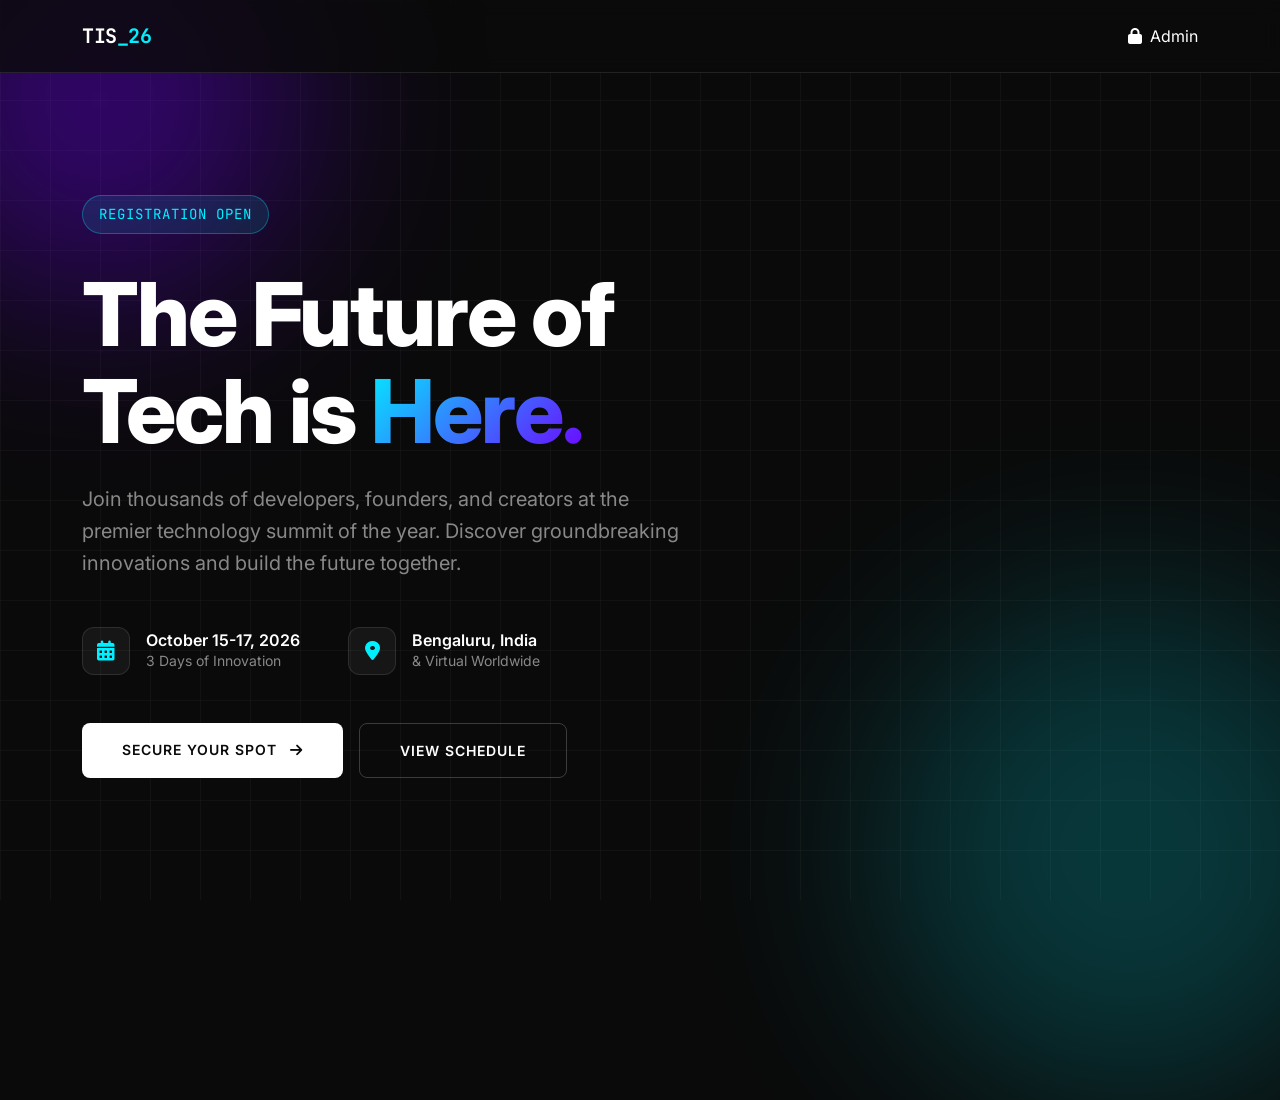
<file: OnlineEventRegistration/index.html>
<!DOCTYPE html>
<html lang="en">
<head>
    <meta charset="UTF-8">
    <meta name="viewport" content="width=device-width, initial-scale=1.0">
    <title>Tech Innovators Summit 2026</title>
    <link href="https://cdn.jsdelivr.net/npm/bootstrap@5.3.2/dist/css/bootstrap.min.css" rel="stylesheet">
    <link href="https://cdnjs.cloudflare.com/ajax/libs/font-awesome/6.4.0/css/all.min.css" rel="stylesheet">
    <link href="https://fonts.googleapis.com/css2?family=Inter:wght@300;400;600;800&family=JetBrains+Mono:wght@400;700&display=swap" rel="stylesheet">
    <style>
        :root {
            --bg-dark: #0a0a0a;
            --bg-panel: #141414;
            --accent-primary: #00f0ff;
            --accent-secondary: #7000ff;
            --text-primary: #ffffff;
            --text-muted: #888888;
        }

        body {
            background-color: var(--bg-dark);
            color: var(--text-primary);
            font-family: 'Inter', sans-serif;
            min-height: 100vh;
            display: flex;
            flex-direction: column;
            overflow-x: hidden;
            position: relative;
        }

        /* Abstract Grid Background */
        body::before {
            content: '';
            position: absolute;
            top: 0; left: 0; width: 100%; height: 100%;
            background-image: 
                linear-gradient(rgba(255, 255, 255, 0.03) 1px, transparent 1px),
                linear-gradient(90deg, rgba(255, 255, 255, 0.03) 1px, transparent 1px);
            background-size: 50px 50px;
            z-index: -2;
        }

        /* Glow Effects */
        .glow-circle {
            position: absolute;
            border-radius: 50%;
            filter: blur(100px);
            opacity: 0.4;
            z-index: -1;
        }

        .glow-1 {
            width: 400px; height: 400px;
            background: var(--accent-secondary);
            top: -100px; left: -100px;
        }

        .glow-2 {
            width: 500px; height: 500px;
            background: var(--accent-primary);
            bottom: -200px; right: -100px;
            opacity: 0.2;
        }

        /* Navbar */
        .navbar {
            background: rgba(10, 10, 10, 0.8);
            backdrop-filter: blur(10px);
            border-bottom: 1px solid rgba(255,255,255,0.1);
            padding: 1rem 0;
        }

        .navbar-brand {
            font-family: 'JetBrains Mono', monospace;
            font-weight: 700;
            color: var(--text-primary);
            letter-spacing: -0.5px;
        }

        .navbar-brand span {
            color: var(--accent-primary);
        }

        /* Hero Section */
        .hero-section {
            flex-grow: 1;
            display: flex;
            align-items: center;
            padding: 6rem 0;
        }

        .hero-badge {
            display: inline-block;
            padding: 0.5rem 1rem;
            background: rgba(0, 240, 255, 0.1);
            border: 1px solid rgba(0, 240, 255, 0.3);
            border-radius: 50px;
            color: var(--accent-primary);
            font-family: 'JetBrains Mono', monospace;
            font-size: 0.875rem;
            margin-bottom: 2rem;
            text-transform: uppercase;
            letter-spacing: 1px;
        }

        .hero-title {
            font-size: clamp(3rem, 8vw, 5.5rem);
            font-weight: 800;
            line-height: 1.1;
            margin-bottom: 1.5rem;
            letter-spacing: -2px;
        }

        .hero-title span {
            background: linear-gradient(135deg, var(--accent-primary), var(--accent-secondary));
            -webkit-background-clip: text;
            -webkit-text-fill-color: transparent;
        }

        .hero-subtitle {
            font-size: 1.25rem;
            color: var(--text-muted);
            margin-bottom: 3rem;
            max-width: 600px;
            line-height: 1.6;
        }

        .event-details {
            display: flex;
            gap: 3rem;
            margin-bottom: 3rem;
        }

        .detail-item {
            display: flex;
            align-items: center;
            gap: 1rem;
        }

        .detail-icon {
            width: 48px;
            height: 48px;
            background: rgba(255, 255, 255, 0.05);
            border: 1px solid rgba(255,255,255,0.1);
            border-radius: 12px;
            display: flex;
            align-items: center;
            justify-content: center;
            color: var(--accent-primary);
            font-size: 1.25rem;
        }

        .detail-text h4 {
            font-size: 1rem;
            margin: 0;
            font-weight: 600;
        }

        .detail-text p {
            margin: 0;
            color: var(--text-muted);
            font-size: 0.875rem;
        }

        /* Buttons */
        .btn-custom {
            padding: 1rem 2.5rem;
            font-weight: 600;
            border-radius: 8px;
            text-transform: uppercase;
            letter-spacing: 1px;
            font-size: 0.875rem;
            transition: all 0.3s ease;
            text-decoration: none;
            display: inline-block;
        }

        .btn-primary-custom {
            background: var(--text-primary);
            color: var(--bg-dark);
            border: none;
        }

        .btn-primary-custom:hover {
            background: var(--accent-primary);
            transform: translateY(-2px);
            box-shadow: 0 10px 20px rgba(0, 240, 255, 0.2);
        }

        .btn-outline-custom {
            background: transparent;
            color: var(--text-primary);
            border: 1px solid rgba(255, 255, 255, 0.2);
            margin-left: 1rem;
        }

        .btn-outline-custom:hover {
            background: rgba(255, 255, 255, 0.05);
            border-color: var(--text-primary);
        }

        /* Modal for Admin Login */
        .modal-content {
            background-color: var(--bg-panel);
            border: 1px solid rgba(255,255,255,0.1);
            color: var(--text-primary);
        }

        .modal-header {
            border-bottom: 1px solid rgba(255,255,255,0.1);
        }

        .modal-footer {
            border-top: 1px solid rgba(255,255,255,0.1);
        }

        .form-control {
            background-color: rgba(255,255,255,0.05);
            border: 1px solid rgba(255,255,255,0.1);
            color: var(--text-primary);
        }

        .form-control:focus {
            background-color: rgba(255,255,255,0.08);
            border-color: var(--accent-primary);
            box-shadow: 0 0 0 0.25rem rgba(0, 240, 255, 0.25);
            color: var(--text-primary);
        }

        @media (max-width: 768px) {
            .event-details {
                flex-direction: column;
                gap: 1.5rem;
            }
            .btn-outline-custom {
                margin-left: 0;
                margin-top: 1rem;
                display: block;
                width: fit-content;
            }
        }
    </style>
</head>
<body>

    <div class="glow-circle glow-1"></div>
    <div class="glow-circle glow-2"></div>

    <!-- Navbar -->
    <nav class="navbar navbar-expand-lg">
        <div class="container">
            <a class="navbar-brand" href="index.html">TIS<span>_26</span></a>
            <div class="d-flex">
                <a href="#" class="nav-link text-white" data-bs-toggle="modal" data-bs-target="#adminLoginModal">
                    <i class="fas fa-lock me-2"></i>Admin
                </a>
            </div>
        </div>
    </nav>

    <!-- Hero Section -->
    <section class="hero-section">
        <div class="container">
            <div class="row">
                <div class="col-lg-8">
                    <div class="hero-badge">Registration Open</div>
                    <h1 class="hero-title">The Future of Tech is <span>Here.</span></h1>
                    <p class="hero-subtitle">Join thousands of developers, founders, and creators at the premier technology summit of the year. Discover groundbreaking innovations and build the future together.</p>
                    
                    <div class="event-details">
                        <div class="detail-item">
                            <div class="detail-icon">
                                <i class="fas fa-calendar-alt"></i>
                            </div>
                            <div class="detail-text">
                                <h4>October 15-17, 2026</h4>
                                <p>3 Days of Innovation</p>
                            </div>
                        </div>
                        <div class="detail-item">
                            <div class="detail-icon">
                                <i class="fas fa-map-marker-alt"></i>
                            </div>
                            <div class="detail-text">
                                <h4>Bengaluru, India</h4>
                                <p>& Virtual Worldwide</p>
                            </div>
                        </div>
                    </div>

                    <div class="d-flex flex-wrap">
                        <a href="register.html" class="btn-custom btn-primary-custom">
                            Secure Your Spot <i class="fas fa-arrow-right ms-2"></i>
                        </a>
                        <a href="#schedule" class="btn-custom btn-outline-custom">
                            View Schedule
                        </a>
                    </div>
                </div>
            </div>
        </div>
    </section>

    <!-- Admin Login Modal -->
    <div class="modal fade" id="adminLoginModal" tabindex="-1" aria-labelledby="adminLoginModalLabel" aria-hidden="true">
        <div class="modal-dialog modal-dialog-centered">
            <div class="modal-content">
                <div class="modal-header">
                    <h5 class="modal-title" id="adminLoginModalLabel">Admin Access</h5>
                    <button type="button" class="btn-close btn-close-white" data-bs-dismiss="modal" aria-label="Close"></button>
                </div>
                <form id="adminLoginForm">
                    <div class="modal-body">
                        <div id="loginError" class="alert alert-danger" style="display: none; padding: 0.5rem; font-size: 0.85rem;">Invalid credentials.</div>
                        <div class="mb-3">
                            <label class="form-label text-muted">Username</label>
                            <input type="text" class="form-control" name="username" id="loginUsername" required>
                        </div>
                        <div class="mb-3">
                            <label class="form-label text-muted">Password</label>
                            <input type="password" class="form-control" name="password" id="loginPassword" required>
                        </div>
                    </div>
                    <div class="modal-footer">
                        <button type="submit" class="btn-custom btn-primary-custom w-100" style="padding: 0.75rem;">Login to Dashboard</button>
                    </div>
                </form>
            </div>
        </div>
    </div>

    <script src="https://cdn.jsdelivr.net/npm/bootstrap@5.3.2/dist/js/bootstrap.bundle.min.js"></script>
    <script>
        document.getElementById('adminLoginForm').addEventListener('submit', function(e) {
            e.preventDefault();
            const user = document.getElementById('loginUsername').value;
            const pass = document.getElementById('loginPassword').value;
            
            if (user === 'admin' && pass === '1234') {
                localStorage.setItem('adminLoggedIn', 'true');
                window.location.href = 'dashboard.html';
            } else {
                const errorDiv = document.getElementById('loginError');
                errorDiv.style.display = 'block';
                setTimeout(() => errorDiv.style.display = 'none', 3000);
            }
        });
    </script>
</body>
</html>
</file>
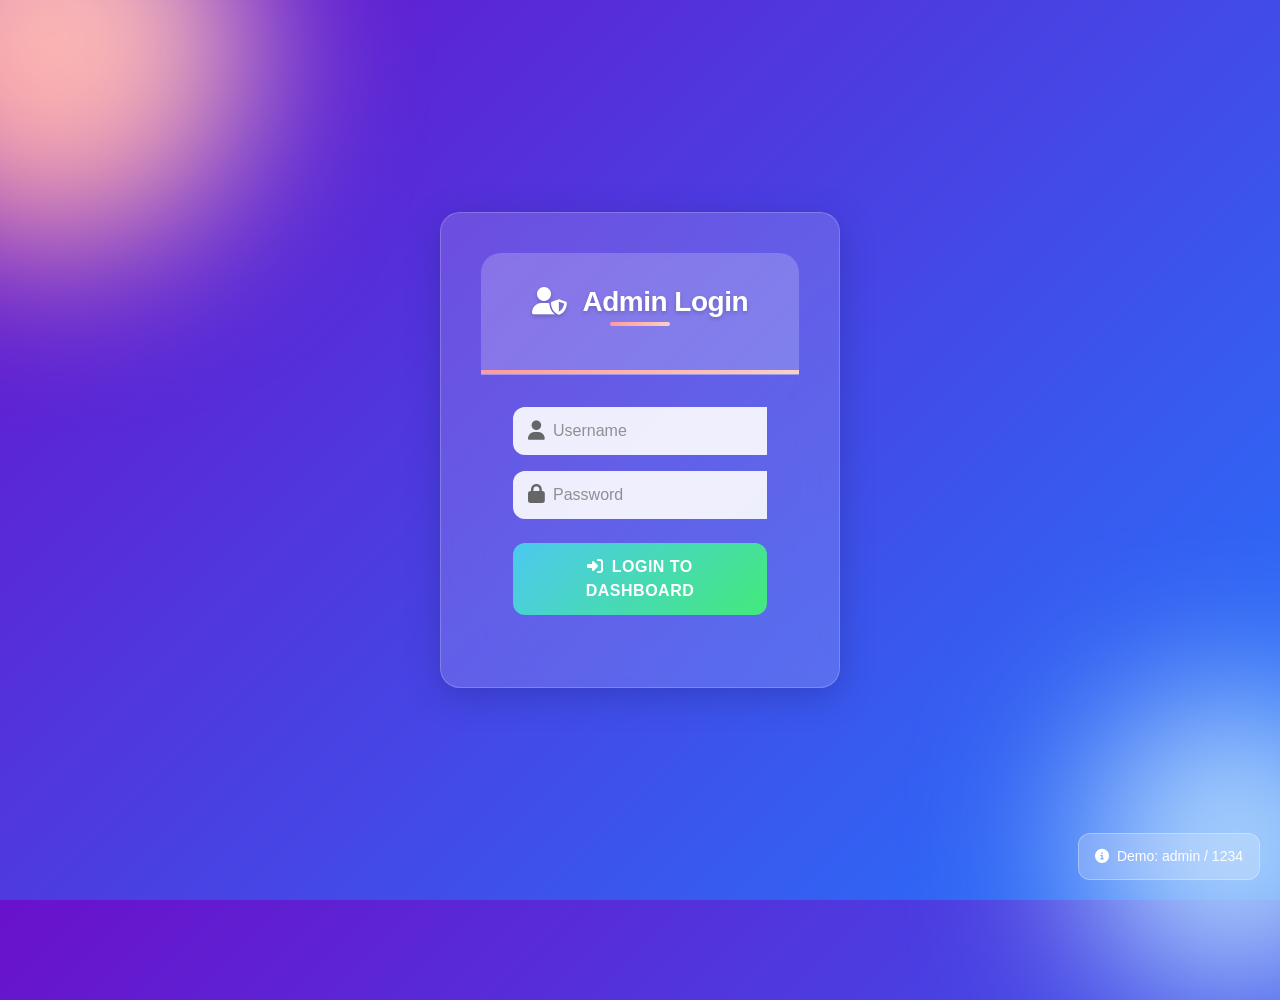
<file: StudentResultSystem/index.html>
<!DOCTYPE html>
<html lang="en">
<head>
    <meta charset="UTF-8">
    <meta name="viewport" content="width=device-width, initial-scale=1.0">
    <title>Admin Login</title>
    <link href="https://cdn.jsdelivr.net/npm/bootstrap@5.3.2/dist/css/bootstrap.min.css" rel="stylesheet">
    <link href="https://cdnjs.cloudflare.com/ajax/libs/font-awesome/6.4.0/css/all.min.css" rel="stylesheet">
    <style>
        /* Enhanced Gradient Background */
        body {
            background: linear-gradient(135deg, #6a11cb 0%, #2575fc 100%);
            min-height: 100vh;
            font-family: 'Segoe UI', Tahoma, Geneva, Verdana, sans-serif;
            position: relative;
            overflow-x: hidden;
            display: flex;
            align-items: center;
            justify-content: center;
        }

        /* Floating decorative elements */
        body::before,
        body::after {
            content: '';
            position: absolute;
            border-radius: 50%;
            background: rgba(255, 255, 255, 0.1);
            filter: blur(80px);
            z-index: -2;
        }

        body::before {
            width: 400px;
            height: 400px;
            top: -150px;
            left: -150px;
            background: linear-gradient(45deg, #ff9a9e, #fad0c4);
            animation: float 6s ease-in-out infinite;
        }

        body::after {
            width: 300px;
            height: 300px;
            bottom: -100px;
            right: -100px;
            background: linear-gradient(45deg, #a1c4fd, #c2e9fb);
            animation: float 8s ease-in-out infinite reverse;
        }

        @keyframes float {
            0%, 100% {
                transform: translateY(0px);
            }
            50% {
                transform: translateY(-20px);
            }
        }

        /* Glassmorphism Card */
        .glass-card {
            background: rgba(255, 255, 255, 0.15);
            backdrop-filter: blur(20px);
            border: 1px solid rgba(255, 255, 255, 0.2);
            border-radius: 20px;
            box-shadow: 0 8px 32px 0 rgba(31, 38, 135, 0.37);
            transition: all 0.4s cubic-bezier(0.175, 0.885, 0.32, 1.275);
            width: 100%;
            max-width: 400px;
            padding: 2.5rem;
            position: relative;
            overflow: hidden;
        }

        .glass-card:hover {
            transform: translateY(-5px);
            box-shadow: 0 12px 40px 0 rgba(31, 38, 135, 0.5);
            border-color: rgba(255, 255, 255, 0.3);
        }

        .glass-card-header {
            background: rgba(255, 255, 255, 0.2);
            border-bottom: 1px solid rgba(255, 255, 255, 0.2);
            padding: 2rem;
            border-radius: 20px 20px 0 0;
            position: relative;
            text-align: center;
        }

        .glass-card-header::after {
            content: '';
            position: absolute;
            bottom: 0;
            left: 0;
            width: 100%;
            height: 4px;
            background: linear-gradient(90deg, #ff9a9e, #fad0c4);
        }

        .glass-card-body {
            padding: 2rem;
        }

        /* Enhanced Typography */
        .glass-card h3 {
            color: white;
            font-weight: 700;
            margin-bottom: 1.5rem;
            text-shadow: 0 2px 4px rgba(0,0,0,0.2);
            letter-spacing: -0.5px;
            position: relative;
            display: inline-block;
        }

        .glass-card h3::after {
            content: '';
            position: absolute;
            bottom: -8px;
            left: 50%;
            transform: translateX(-50%);
            width: 60px;
            height: 4px;
            background: linear-gradient(90deg, #ff9a9e, #fad0c4);
            border-radius: 2px;
        }

        /* Form Enhancements */
        .form-control {
            background: rgba(255, 255, 255, 0.9);
            border: none;
            border-radius: 12px;
            padding: 0.75rem 1rem;
            transition: all 0.3s ease;
            font-size: 1rem;
        }

        .form-control:focus {
            background: white;
            box-shadow: 0 0 0 3px rgba(54, 162, 235, 0.25);
            transform: translateY(-2px);
        }

        .form-control::placeholder {
            color: #666;
            opacity: 0.7;
        }

        .input-group {
            position: relative;
            margin-bottom: 1.5rem;
        }

        .input-group .form-control {
            padding-left: 2.5rem;
        }

        .input-group i {
            position: absolute;
            left: 1rem;
            top: 50%;
            transform: translateY(-50%);
            color: #666;
            font-size: 1.2rem;
            pointer-events: none;
            transition: 0.3s;
        }

        .form-control:focus + i,
        .form-control:not(:placeholder-shown) + i {
            color: #4cc9f0;
            transform: translateY(-50%) scale(1.2);
        }

        .btn-primary {
            background: linear-gradient(135deg, #4cc9f0, #43e97b);
            border: none;
            border-radius: 12px;
            padding: 0.75rem 2rem;
            font-weight: 600;
            transition: all 0.3s ease;
            text-transform: uppercase;
            letter-spacing: 0.5px;
            font-size: 1rem;
            width: 100%;
            position: relative;
            overflow: hidden;
        }

        .btn-primary:hover {
            transform: translateY(-3px);
            box-shadow: 0 6px 15px 0 rgba(76, 201, 240, 0.4);
            background: linear-gradient(135deg, #43e97b, #4cc9f0);
        }

        .btn-primary::before {
            content: '';
            position: absolute;
            top: 0;
            left: -100%;
            width: 100%;
            height: 100%;
            background: linear-gradient(90deg, transparent, rgba(255,255,255,0.2), transparent);
            transition: 0.5s;
        }

        .btn-primary:hover::before {
            left: 100%;
        }

        /* Icon enhancements */
        .btn-primary i {
            transition: transform 0.3s ease;
        }

        .btn-primary:hover i {
            transform: scale(1.2) rotate(10deg);
        }

        /* Responsive adjustments */
        @media (max-width: 480px) {
            .glass-card {
                padding: 1.5rem;
                margin: 1rem;
            }

            .glass-card-header,
            .glass-card-body {
                padding: 1.5rem;
            }

            .glass-card h3 {
                font-size: 1.5rem;
            }
        }

        /* Animation for elements */
        @keyframes fadeInUp {
            from {
                opacity: 0;
                transform: translateY(30px);
            }
            to {
                opacity: 1;
                transform: translateY(0);
            }
        }

        .glass-card {
            animation: fadeInUp 0.8s ease-out forwards;
        }

        /* Staggered animations for form elements */
        .form-control {
            animation: fadeInUp 0.6s ease-out forwards;
        }

        .form-control:nth-child(2) {
            animation-delay: 0.1s;
        }

        .btn-primary {
            animation-delay: 0.2s;
        }

        /* Floating button for demo account info */
        .demo-info {
            position: fixed;
            bottom: 20px;
            right: 20px;
            background: rgba(255, 255, 255, 0.2);
            backdrop-filter: blur(10px);
            border: 1px solid rgba(255, 255, 255, 0.3);
            border-radius: 12px;
            padding: 0.75rem 1rem;
            font-size: 0.875rem;
            color: white;
            z-index: 1000;
            animation: pulse 2s ease-in-out infinite;
        }

        @keyframes pulse {
            0% {
                opacity: 0.7;
            }
            50% {
                opacity: 1;
            }
            100% {
                opacity: 0.7;
            }
        }

        .demo-info:hover {
            opacity: 0.9;
            transform: scale(1.05);
        }
    </style>
</head>
<body>
    <!-- Demo Info Badge -->
    <div class="demo-info">
        <i class="fas fa-info-circle me-2"></i>Demo: admin / 1234
    </div>

    <div class="glass-card">
        <div class="glass-card-header">
            <h3><i class="fas fa-user-shield me-3"></i>Admin Login</h3>
        </div>
        <div class="glass-card-body">
            <form id="loginForm">
                <div class="input-group mb-3">
                    <input type="text" class="form-control" id="username" placeholder="Username" required>
                    <i class="fas fa-user"></i>
                </div>
                <div class="input-group mb-4">
                    <input type="password" class="form-control" id="password" placeholder="Password" required>
                    <i class="fas fa-lock"></i>
                </div>
                <button type="submit" class="btn btn-primary">
                    <i class="fas fa-sign-in-alt me-2"></i>Login to Dashboard
                </button>
            </form>
        </div>
    </div>

    <script>
        document.getElementById('loginForm').addEventListener('submit', function(e) {
            e.preventDefault();
            const user = document.getElementById('username').value;
            const pass = document.getElementById('password').value;

            if (user === 'admin' && pass === '1234') {
                window.location.href = 'dashboard.html';
            } else {
                alert('Invalid Username or Password! (Hint: use admin / 1234)');
            }
        });
    </script>
</body>
</html>
</file>
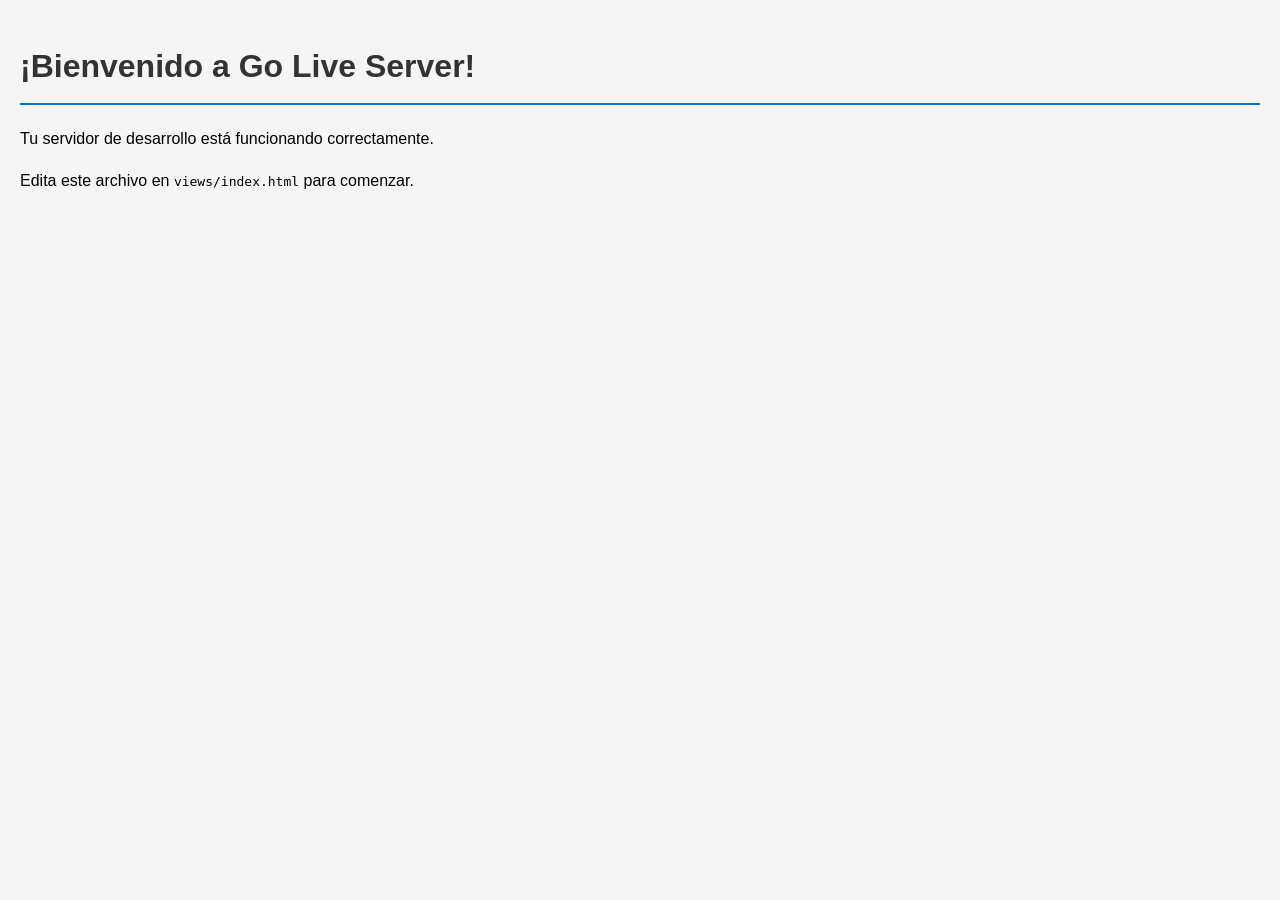
<file: views/index.html>
<!DOCTYPE html>
    <html lang="es">
    <head>
        <meta charset="UTF-8">
        <meta name="viewport" content="width=device-width, initial-scale=1.0">
        <title>Go Live Server - Proyecto</title>
        <link rel="stylesheet" href="/style/styles.css">
    </head>
    <body>
        <h1>¡Bienvenido a Go Live Server!</h1>
        <p>Tu servidor de desarrollo está funcionando correctamente.</p>
        <p>Edita este archivo en <code>views/index.html</code> para comenzar.</p>
        
    </body>
    </html>
</file>
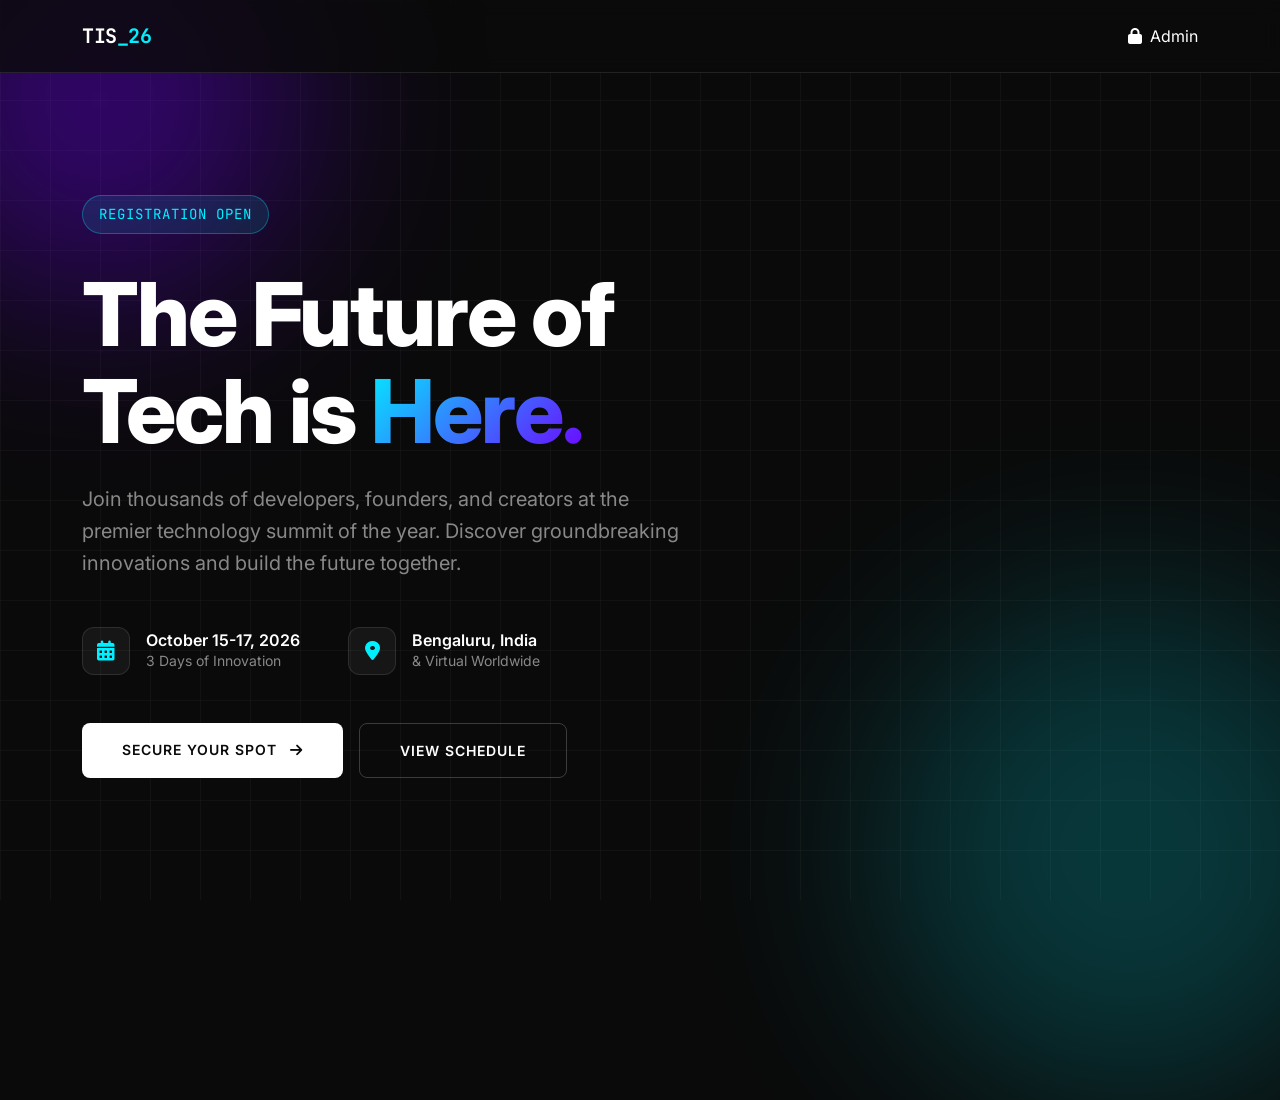
<file: OnlineEventRegistration/templates/index.html>
<!DOCTYPE html>
<html lang="en">
<head>
    <meta charset="UTF-8">
    <meta name="viewport" content="width=device-width, initial-scale=1.0">
    <title>Tech Innovators Summit 2026</title>
    <link href="https://cdn.jsdelivr.net/npm/bootstrap@5.3.2/dist/css/bootstrap.min.css" rel="stylesheet">
    <link href="https://cdnjs.cloudflare.com/ajax/libs/font-awesome/6.4.0/css/all.min.css" rel="stylesheet">
    <link href="https://fonts.googleapis.com/css2?family=Inter:wght@300;400;600;800&family=JetBrains+Mono:wght@400;700&display=swap" rel="stylesheet">
    <style>
        :root {
            --bg-dark: #0a0a0a;
            --bg-panel: #141414;
            --accent-primary: #00f0ff;
            --accent-secondary: #7000ff;
            --text-primary: #ffffff;
            --text-muted: #888888;
        }

        body {
            background-color: var(--bg-dark);
            color: var(--text-primary);
            font-family: 'Inter', sans-serif;
            min-height: 100vh;
            display: flex;
            flex-direction: column;
            overflow-x: hidden;
            position: relative;
        }

        /* Abstract Grid Background */
        body::before {
            content: '';
            position: absolute;
            top: 0; left: 0; width: 100%; height: 100%;
            background-image: 
                linear-gradient(rgba(255, 255, 255, 0.03) 1px, transparent 1px),
                linear-gradient(90deg, rgba(255, 255, 255, 0.03) 1px, transparent 1px);
            background-size: 50px 50px;
            z-index: -2;
        }

        /* Glow Effects */
        .glow-circle {
            position: absolute;
            border-radius: 50%;
            filter: blur(100px);
            opacity: 0.4;
            z-index: -1;
        }

        .glow-1 {
            width: 400px; height: 400px;
            background: var(--accent-secondary);
            top: -100px; left: -100px;
        }

        .glow-2 {
            width: 500px; height: 500px;
            background: var(--accent-primary);
            bottom: -200px; right: -100px;
            opacity: 0.2;
        }

        /* Navbar */
        .navbar {
            background: rgba(10, 10, 10, 0.8);
            backdrop-filter: blur(10px);
            border-bottom: 1px solid rgba(255,255,255,0.1);
            padding: 1rem 0;
        }

        .navbar-brand {
            font-family: 'JetBrains Mono', monospace;
            font-weight: 700;
            color: var(--text-primary);
            letter-spacing: -0.5px;
        }

        .navbar-brand span {
            color: var(--accent-primary);
        }

        /* Hero Section */
        .hero-section {
            flex-grow: 1;
            display: flex;
            align-items: center;
            padding: 6rem 0;
        }

        .hero-badge {
            display: inline-block;
            padding: 0.5rem 1rem;
            background: rgba(0, 240, 255, 0.1);
            border: 1px solid rgba(0, 240, 255, 0.3);
            border-radius: 50px;
            color: var(--accent-primary);
            font-family: 'JetBrains Mono', monospace;
            font-size: 0.875rem;
            margin-bottom: 2rem;
            text-transform: uppercase;
            letter-spacing: 1px;
        }

        .hero-title {
            font-size: clamp(3rem, 8vw, 5.5rem);
            font-weight: 800;
            line-height: 1.1;
            margin-bottom: 1.5rem;
            letter-spacing: -2px;
        }

        .hero-title span {
            background: linear-gradient(135deg, var(--accent-primary), var(--accent-secondary));
            -webkit-background-clip: text;
            -webkit-text-fill-color: transparent;
        }

        .hero-subtitle {
            font-size: 1.25rem;
            color: var(--text-muted);
            margin-bottom: 3rem;
            max-width: 600px;
            line-height: 1.6;
        }

        .event-details {
            display: flex;
            gap: 3rem;
            margin-bottom: 3rem;
        }

        .detail-item {
            display: flex;
            align-items: center;
            gap: 1rem;
        }

        .detail-icon {
            width: 48px;
            height: 48px;
            background: rgba(255, 255, 255, 0.05);
            border: 1px solid rgba(255,255,255,0.1);
            border-radius: 12px;
            display: flex;
            align-items: center;
            justify-content: center;
            color: var(--accent-primary);
            font-size: 1.25rem;
        }

        .detail-text h4 {
            font-size: 1rem;
            margin: 0;
            font-weight: 600;
        }

        .detail-text p {
            margin: 0;
            color: var(--text-muted);
            font-size: 0.875rem;
        }

        /* Buttons */
        .btn-custom {
            padding: 1rem 2.5rem;
            font-weight: 600;
            border-radius: 8px;
            text-transform: uppercase;
            letter-spacing: 1px;
            font-size: 0.875rem;
            transition: all 0.3s ease;
            text-decoration: none;
            display: inline-block;
        }

        .btn-primary-custom {
            background: var(--text-primary);
            color: var(--bg-dark);
            border: none;
        }

        .btn-primary-custom:hover {
            background: var(--accent-primary);
            transform: translateY(-2px);
            box-shadow: 0 10px 20px rgba(0, 240, 255, 0.2);
        }

        .btn-outline-custom {
            background: transparent;
            color: var(--text-primary);
            border: 1px solid rgba(255, 255, 255, 0.2);
            margin-left: 1rem;
        }

        .btn-outline-custom:hover {
            background: rgba(255, 255, 255, 0.05);
            border-color: var(--text-primary);
        }

        /* Modal for Admin Login */
        .modal-content {
            background-color: var(--bg-panel);
            border: 1px solid rgba(255,255,255,0.1);
            color: var(--text-primary);
        }

        .modal-header {
            border-bottom: 1px solid rgba(255,255,255,0.1);
        }

        .modal-footer {
            border-top: 1px solid rgba(255,255,255,0.1);
        }

        .form-control {
            background-color: rgba(255,255,255,0.05);
            border: 1px solid rgba(255,255,255,0.1);
            color: var(--text-primary);
        }

        .form-control:focus {
            background-color: rgba(255,255,255,0.08);
            border-color: var(--accent-primary);
            box-shadow: 0 0 0 0.25rem rgba(0, 240, 255, 0.25);
            color: var(--text-primary);
        }

        @media (max-width: 768px) {
            .event-details {
                flex-direction: column;
                gap: 1.5rem;
            }
            .btn-outline-custom {
                margin-left: 0;
                margin-top: 1rem;
                display: block;
                width: fit-content;
            }
        }
    </style>
</head>
<body>

    <div class="glow-circle glow-1"></div>
    <div class="glow-circle glow-2"></div>

    <!-- Navbar -->
    <nav class="navbar navbar-expand-lg">
        <div class="container">
            <a class="navbar-brand" href="/">TIS<span>_26</span></a>
            <div class="d-flex">
                <a href="#" class="nav-link text-white" data-bs-toggle="modal" data-bs-target="#adminLoginModal">
                    <i class="fas fa-lock me-2"></i>Admin
                </a>
            </div>
        </div>
    </nav>

    <!-- Hero Section -->
    <section class="hero-section">
        <div class="container">
            <div class="row">
                <div class="col-lg-8">
                    <div class="hero-badge">Registration Open</div>
                    <h1 class="hero-title">The Future of Tech is <span>Here.</span></h1>
                    <p class="hero-subtitle">Join thousands of developers, founders, and creators at the premier technology summit of the year. Discover groundbreaking innovations and build the future together.</p>
                    
                    <div class="event-details">
                        <div class="detail-item">
                            <div class="detail-icon">
                                <i class="fas fa-calendar-alt"></i>
                            </div>
                            <div class="detail-text">
                                <h4>October 15-17, 2026</h4>
                                <p>3 Days of Innovation</p>
                            </div>
                        </div>
                        <div class="detail-item">
                            <div class="detail-icon">
                                <i class="fas fa-map-marker-alt"></i>
                            </div>
                            <div class="detail-text">
                                <h4>Bengaluru, India</h4>
                                <p>& Virtual Worldwide</p>
                            </div>
                        </div>
                    </div>

                    <div class="d-flex flex-wrap">
                        <a href="/register" class="btn-custom btn-primary-custom">
                            Secure Your Spot <i class="fas fa-arrow-right ms-2"></i>
                        </a>
                        <a href="#schedule" class="btn-custom btn-outline-custom">
                            View Schedule
                        </a>
                    </div>
                </div>
            </div>
        </div>
    </section>

    <!-- Admin Login Modal -->
    <div class="modal fade" id="adminLoginModal" tabindex="-1" aria-labelledby="adminLoginModalLabel" aria-hidden="true">
        <div class="modal-dialog modal-dialog-centered">
            <div class="modal-content">
                <div class="modal-header">
                    <h5 class="modal-title" id="adminLoginModalLabel">Admin Access</h5>
                    <button type="button" class="btn-close btn-close-white" data-bs-dismiss="modal" aria-label="Close"></button>
                </div>
                <form action="/login" method="post">
                    <div class="modal-body">
                        <div class="mb-3">
                            <label class="form-label text-muted">Username</label>
                            <input type="text" class="form-control" name="username" required>
                        </div>
                        <div class="mb-3">
                            <label class="form-label text-muted">Password</label>
                            <input type="password" class="form-control" name="password" required>
                        </div>
                    </div>
                    <div class="modal-footer">
                        <button type="submit" class="btn-custom btn-primary-custom w-100" style="padding: 0.75rem;">Login to Dashboard</button>
                    </div>
                </form>
            </div>
        </div>
    </div>

    <script src="https://cdn.jsdelivr.net/npm/bootstrap@5.3.2/dist/js/bootstrap.bundle.min.js"></script>
</body>
</html>
</file>
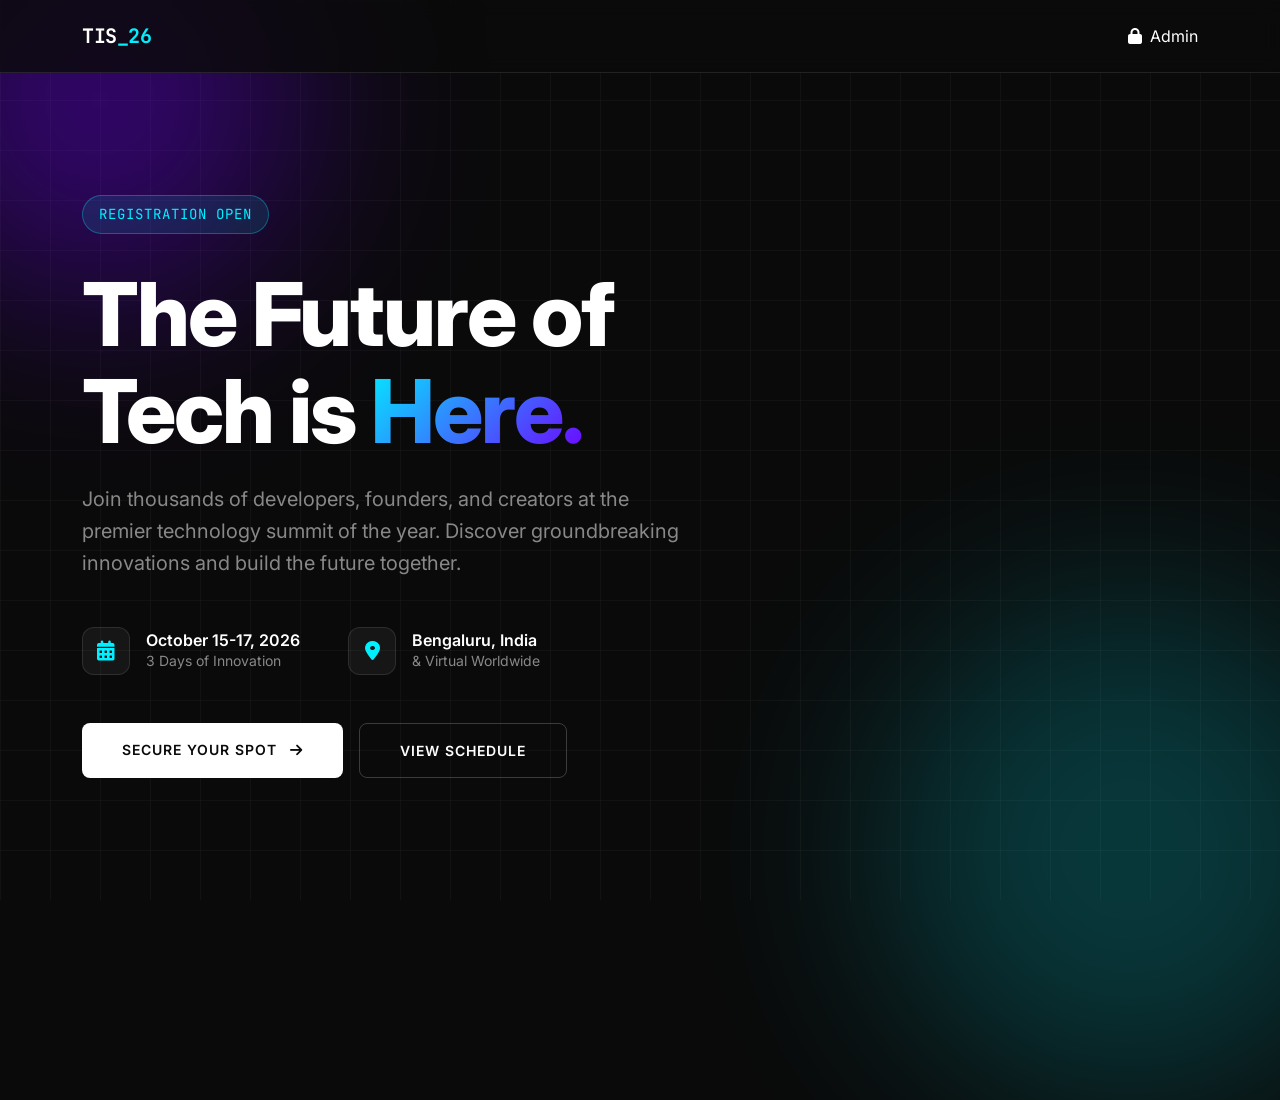
<file: OnlineEventRegistration/dashboard.html>
<!DOCTYPE html>
<html lang="en">
<head>
    <meta charset="UTF-8">
    <meta name="viewport" content="width=device-width, initial-scale=1.0">
    <title>Admin Dashboard | Tech Innovators Summit</title>
    <link href="https://cdn.jsdelivr.net/npm/bootstrap@5.3.2/dist/css/bootstrap.min.css" rel="stylesheet">
    <link href="https://cdnjs.cloudflare.com/ajax/libs/font-awesome/6.4.0/css/all.min.css" rel="stylesheet">
    <link href="https://fonts.googleapis.com/css2?family=Inter:wght@300;400;500;600;700&family=JetBrains+Mono:wght@400;700&display=swap" rel="stylesheet">
    <style>
        :root {
            --bg-dark: #000000;
            --bg-panel: #0a0a0a;
            --bg-card: #141414;
            --accent-primary: #00f0ff;
            --accent-danger: #ff3366;
            --text-primary: #ffffff;
            --text-muted: #888888;
            --border-color: rgba(255,255,255,0.1);
        }

        body {
            background-color: var(--bg-dark);
            color: var(--text-primary);
            font-family: 'Inter', sans-serif;
            min-height: 100vh;
        }

        /* Sidebar/Header */
        .admin-header {
            background: var(--bg-panel);
            border-bottom: 1px solid var(--border-color);
            padding: 1rem 0;
            position: sticky;
            top: 0;
            z-index: 100;
        }

        .brand-logo {
            font-family: 'JetBrains Mono', monospace;
            font-weight: 700;
            color: var(--text-primary);
            text-decoration: none;
            font-size: 1.25rem;
        }

        .brand-logo span { color: var(--accent-primary); }

        .dashboard-container {
            padding: 3rem 0;
        }

        /* Stats Cards */
        .stat-card {
            background: var(--bg-card);
            border: 1px solid var(--border-color);
            border-radius: 12px;
            padding: 1.5rem;
            display: flex;
            align-items: center;
            gap: 1.5rem;
            transition: all 0.3s ease;
        }

        .stat-card:hover {
            border-color: rgba(255,255,255,0.2);
            transform: translateY(-2px);
        }

        .stat-icon {
            width: 50px;
            height: 50px;
            border-radius: 10px;
            background: rgba(0, 240, 255, 0.1);
            color: var(--accent-primary);
            display: flex;
            align-items: center;
            justify-content: center;
            font-size: 1.5rem;
        }

        .stat-icon.status { background: rgba(0, 255, 128, 0.1); color: #00ff80; }
        .stat-icon.events { background: rgba(112, 0, 255, 0.1); color: #7000ff; }

        .stat-details h3 {
            font-size: 2rem;
            font-weight: 700;
            margin: 0;
            font-family: 'JetBrains Mono', monospace;
        }

        .stat-details p {
            color: var(--text-muted);
            margin: 0;
            font-size: 0.875rem;
            text-transform: uppercase;
            letter-spacing: 0.5px;
            font-weight: 500;
        }

        /* Actions Bar */
        .actions-panel {
            background: var(--bg-card);
            border: 1px solid var(--border-color);
            border-radius: 12px;
            padding: 1.5rem;
            margin-bottom: 2rem;
        }

        .form-control {
            background-color: rgba(255,255,255,0.05);
            border: 1px solid var(--border-color);
            color: var(--text-primary);
        }

        .form-control:focus {
            background-color: rgba(255,255,255,0.08);
            border-color: var(--accent-primary);
            box-shadow: none;
            color: var(--text-primary);
        }

        .btn-custom {
            padding: 0.5rem 1.5rem;
            font-weight: 600;
            border-radius: 6px;
            transition: all 0.2s ease;
            text-transform: uppercase;
            letter-spacing: 1px;
            font-size: 0.85rem;
        }

        .btn-primary-custom {
            background: var(--text-primary);
            color: var(--bg-dark);
            border: none;
        }

        .btn-primary-custom:hover {
            background: var(--accent-primary);
        }

        /* Table */
        .table-container {
            background: var(--bg-card);
            border: 1px solid var(--border-color);
            border-radius: 12px;
            overflow: hidden;
        }

        .table {
            margin: 0;
            color: var(--text-primary);
            --bs-table-bg: transparent;
            --bs-table-color: var(--text-primary);
        }

        .table thead th {
            background: rgba(255,255,255,0.03);
            border-bottom: 1px solid var(--border-color);
            color: var(--text-muted);
            font-size: 0.75rem;
            text-transform: uppercase;
            letter-spacing: 1px;
            font-weight: 600;
            padding: 1rem 1.5rem;
        }

        .table tbody td {
            border-bottom: 1px solid rgba(255,255,255,0.05);
            padding: 1rem 1.5rem;
            vertical-align: middle;
            font-size: 0.9rem;
        }

        .table tbody tr:hover td {
            background: rgba(255,255,255,0.02);
        }

        .table tbody tr:last-child td {
            border-bottom: none;
        }

        .btn-delete {
            background: rgba(255, 51, 102, 0.1);
            color: var(--accent-danger);
            border: 1px solid rgba(255, 51, 102, 0.2);
            width: 32px; height: 32px;
            display: inline-flex; align-items: center; justify-content: center;
            border-radius: 6px;
            text-decoration: none;
            transition: all 0.2s ease;
        }

        .btn-delete:hover {
            background: var(--accent-danger);
            color: white;
        }

        .badge-pass {
            background: rgba(0, 240, 255, 0.1);
            color: var(--accent-primary);
            padding: 0.35rem 0.75rem;
            border-radius: 50px;
            font-size: 0.75rem;
            font-weight: 600;
            border: 1px solid rgba(0, 240, 255, 0.2);
        }

        .empty-state {
            padding: 4rem 0;
            text-align: center;
            color: var(--text-muted);
        }

        .empty-state i {
            font-size: 3rem;
            margin-bottom: 1rem;
            opacity: 0.5;
        }
    </style>
</head>
<body>

    <header class="admin-header">
        <div class="container d-flex justify-content-between align-items-center">
            <a href="index.html" class="brand-logo">TIS<span>_Admin</span></a>
            <a href="index.html" class="btn btn-outline-light btn-sm" style="font-size: 0.8rem;"><i class="fas fa-sign-out-alt me-2"></i>Exit</a>
        </div>
    </header>

    <div class="container dashboard-container">
        
        <!-- Top Stats -->
        <div class="row g-4 mb-4">
            <div class="col-md-4">
                <div class="stat-card">
                    <div class="stat-icon"><i class="fas fa-users"></i></div>
                    <div class="stat-details">
                        <p>Total Attendees</p>
                        <h3 id="totalCount">0</h3>
                    </div>
                </div>
            </div>
            <div class="col-md-4">
                <div class="stat-card">
                    <div class="stat-icon events"><i class="fas fa-ticket-alt"></i></div>
                    <div class="stat-details">
                        <p>Pass Types</p>
                        <h3>4</h3>
                    </div>
                </div>
            </div>
            <div class="col-md-4">
                <div class="stat-card">
                    <div class="stat-icon status"><i class="fas fa-server"></i></div>
                    <div class="stat-details">
                        <p>System Status</p>
                        <h3 style="color: #00ff80;">100%</h3>
                    </div>
                </div>
            </div>
        </div>

        <!-- Actions -->
        <div class="actions-panel">
            <div class="row align-items-center g-3">
                <div class="col-md-8">
                    <form id="searchForm" class="d-flex gap-2">
                        <div class="input-group">
                            <span class="input-group-text bg-transparent border-end-0 text-muted" style="border-color: rgba(255,255,255,0.1);"><i class="fas fa-search"></i></span>
                            <input type="text" id="searchInput" class="form-control border-start-0 ps-0" placeholder="Search attendees by name...">
                        </div>
                    </form>
                </div>
                <div class="col-md-4 text-md-end">
                    <button id="exportBtn" class="btn btn-custom btn-primary-custom w-100 w-md-auto">
                        <i class="fas fa-download me-2"></i>Export CSV
                    </button>
                </div>
            </div>
        </div>

        <!-- Data Table -->
        <div class="table-container">
            <div class="table-responsive">
                <table class="table">
                    <thead>
                        <tr>
                            <th>ID</th>
                            <th>Name</th>
                            <th>Contact</th>
                            <th>Pass Tier</th>
                            <th class="text-end">Actions</th>
                        </tr>
                    </thead>
                    <tbody id="tableBody">
                        <!-- Populated by JS -->
                    </tbody>
                </table>
                
                <div id="emptyState" class="empty-state" style="display: none;">
                    <i class="fas fa-inbox"></i>
                    <h5>No Records Found</h5>
                    <p>There are no attendees matching the current criteria.</p>
                </div>
            </div>
        </div>

    </div>

    <script src="https://cdn.jsdelivr.net/npm/bootstrap@5.3.2/dist/js/bootstrap.bundle.min.js"></script>
    <script>
        // Check Auth
        if (!localStorage.getItem('adminLoggedIn')) {
            window.location.href = 'index.html';
        }

        // Dummy Data Fallback
        const dummyData = [
            { id: "1", name: "Rahul Sharma", email: "rahul@company.in", phone: "+91 98765 43210", event: "Developer Pass (Hackathon + Keynotes)" },
            { id: "2", name: "Priya Patel", email: "priya.p@startup.com", phone: "+91 87654 32109", event: "Founder Pass (VIP Networking)" },
            { id: "3", name: "Amit Kumar", email: "amit.tech@gmail.com", phone: "+91 76543 21098", event: "Virtual Access Pass (Online Only)" }
        ];

        let participants = JSON.parse(localStorage.getItem('participants'));
        if (!participants || participants.length === 0) {
            participants = dummyData;
            localStorage.setItem('participants', JSON.stringify(participants));
        }

        const tableBody = document.getElementById('tableBody');
        const emptyState = document.getElementById('emptyState');
        const totalCount = document.getElementById('totalCount');
        const searchInput = document.getElementById('searchInput');

        function renderTable(data) {
            tableBody.innerHTML = '';
            totalCount.innerText = data.length;
            
            if (data.length === 0) {
                emptyState.style.display = 'block';
            } else {
                emptyState.style.display = 'none';
                data.forEach((p, index) => {
                    tableBody.innerHTML += `
                        <tr>
                            <td class="text-muted font-monospace">#${index + 1}</td>
                            <td class="fw-medium">${p.name}</td>
                            <td>
                                <div>${p.email}</div>
                                <div class="text-muted" style="font-size: 0.8rem;">${p.phone}</div>
                            </td>
                            <td><span class="badge-pass">${p.event}</span></td>
                            <td class="text-end">
                                <button class="btn-delete" onclick="deleteParticipant('${p.id}')" title="Delete Record">
                                    <i class="fas fa-trash-alt"></i>
                                </button>
                            </td>
                        </tr>
                    `;
                });
            }
        }

        window.deleteParticipant = function(id) {
            if (confirm('Revoke this pass? This cannot be undone.')) {
                participants = participants.filter(p => p.id !== id);
                localStorage.setItem('participants', JSON.stringify(participants));
                renderTable(participants);
            }
        };

        searchInput.addEventListener('input', (e) => {
            const term = e.target.value.toLowerCase();
            const filtered = participants.filter(p => p.name.toLowerCase().includes(term));
            renderTable(filtered);
        });

        document.getElementById('exportBtn').addEventListener('click', () => {
            let csv = 'ID,Name,Email,Phone,Pass Type\n';
            participants.forEach(p => {
                csv += `${p.id},${p.name},${p.email},${p.phone},${p.event}\n`;
            });
            const blob = new Blob([csv], { type: 'text/csv' });
            const url = window.URL.createObjectURL(blob);
            const a = document.createElement('a');
            a.href = url;
            a.download = 'attendees.csv';
            a.click();
        });

        // Add logout listener to Exit button
        document.querySelector('.btn-outline-light').addEventListener('click', () => {
            localStorage.removeItem('adminLoggedIn');
        });

        // Initial render
        renderTable(participants);
    </script>
</body>
</html>
</file>
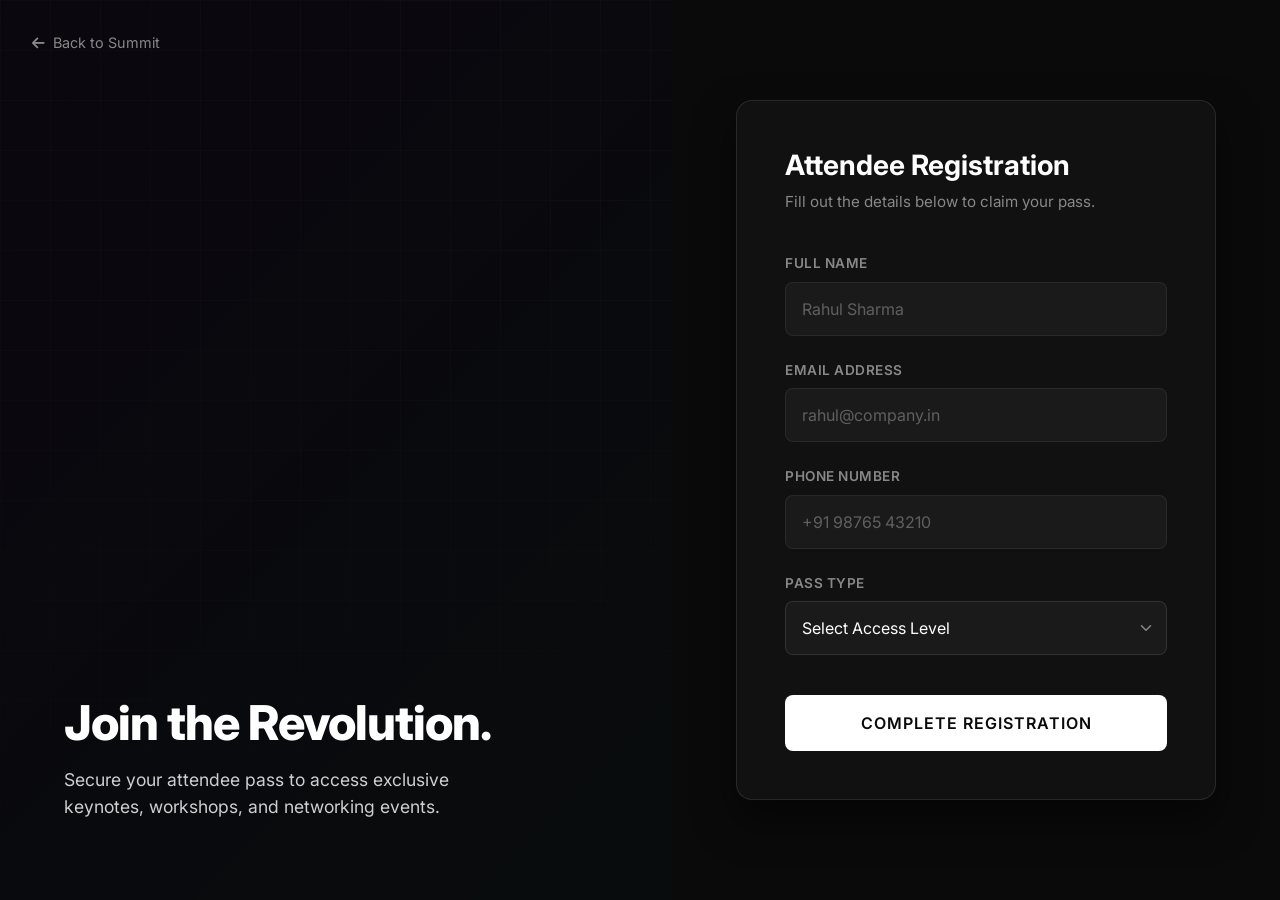
<file: OnlineEventRegistration/register.html>
<!DOCTYPE html>
<html lang="en">
<head>
    <meta charset="UTF-8">
    <meta name="viewport" content="width=device-width, initial-scale=1.0">
    <title>Register | Tech Innovators Summit 2026</title>
    <link href="https://cdn.jsdelivr.net/npm/bootstrap@5.3.2/dist/css/bootstrap.min.css" rel="stylesheet">
    <link href="https://cdnjs.cloudflare.com/ajax/libs/font-awesome/6.4.0/css/all.min.css" rel="stylesheet">
    <link href="https://fonts.googleapis.com/css2?family=Inter:wght@300;400;500;600;700&family=JetBrains+Mono:wght@400;700&display=swap" rel="stylesheet">
    <style>
        :root {
            --bg-dark: #0a0a0a;
            --bg-panel: #111111;
            --bg-input: #1a1a1a;
            --accent-primary: #00f0ff;
            --accent-secondary: #7000ff;
            --text-primary: #ffffff;
            --text-muted: #888888;
            --border-color: rgba(255,255,255,0.1);
        }

        body {
            background-color: var(--bg-dark);
            color: var(--text-primary);
            font-family: 'Inter', sans-serif;
            min-height: 100vh;
            display: flex;
            overflow-x: hidden;
            position: relative;
        }

        /* Abstract Grid Background */
        body::before {
            content: '';
            position: absolute;
            top: 0; left: 0; width: 100%; height: 100%;
            background-image: 
                linear-gradient(rgba(255, 255, 255, 0.02) 1px, transparent 1px),
                linear-gradient(90deg, rgba(255, 255, 255, 0.02) 1px, transparent 1px);
            background-size: 50px 50px;
            z-index: -2;
        }

        /* Split Screen Layout */
        .split-layout {
            display: flex;
            width: 100%;
            min-height: 100vh;
        }

        .side-visual {
            flex: 1;
            background: linear-gradient(180deg, rgba(10,10,10,0) 0%, rgba(10,10,10,1) 100%),
                        url('https://images.unsplash.com/photo-1540575467063-178a50c2df87?ixlib=rb-4.0.3&auto=format&fit=crop&w=1000&q=80') center/cover no-repeat;
            position: relative;
            display: flex;
            flex-direction: column;
            justify-content: flex-end;
            padding: 4rem;
        }

        .side-visual::after {
            content: '';
            position: absolute;
            top: 0; left: 0; width: 100%; height: 100%;
            background: linear-gradient(135deg, rgba(112,0,255,0.4) 0%, rgba(0,240,255,0.2) 100%);
            mix-blend-mode: overlay;
        }

        .visual-content {
            position: relative;
            z-index: 2;
        }

        .visual-content h2 {
            font-size: 3rem;
            font-weight: 800;
            letter-spacing: -1px;
            margin-bottom: 1rem;
        }

        .visual-content p {
            color: rgba(255,255,255,0.8);
            font-size: 1.1rem;
            max-width: 400px;
        }

        .side-form {
            flex: 1;
            display: flex;
            align-items: center;
            justify-content: center;
            padding: 2rem;
            background: var(--bg-dark);
            position: relative;
        }

        /* Form Container */
        .form-container {
            width: 100%;
            max-width: 480px;
            background: var(--bg-panel);
            border: 1px solid var(--border-color);
            border-radius: 16px;
            padding: 3rem;
            box-shadow: 0 20px 40px rgba(0,0,0,0.5);
            position: relative;
        }

        .form-header {
            margin-bottom: 2.5rem;
        }

        .form-header h3 {
            font-weight: 700;
            font-size: 1.75rem;
            margin-bottom: 0.5rem;
        }

        .form-header p {
            color: var(--text-muted);
            font-size: 0.95rem;
        }

        /* Inputs */
        .form-group {
            margin-bottom: 1.5rem;
        }

        .form-label {
            display: block;
            margin-bottom: 0.5rem;
            color: var(--text-muted);
            font-size: 0.85rem;
            text-transform: uppercase;
            letter-spacing: 0.5px;
            font-weight: 600;
        }

        .form-control, .form-select {
            background-color: var(--bg-input);
            border: 1px solid var(--border-color);
            color: var(--text-primary);
            padding: 0.875rem 1rem;
            border-radius: 8px;
            transition: all 0.3s ease;
        }

        .form-control:focus, .form-select:focus {
            background-color: rgba(255,255,255,0.05);
            border-color: var(--accent-primary);
            box-shadow: 0 0 0 0.25rem rgba(0, 240, 255, 0.15);
            color: var(--text-primary);
        }

        .form-control::placeholder {
            color: rgba(255,255,255,0.3);
        }

        .form-select {
            background-image: url("data:image/svg+xml,%3csvg xmlns='http://www.w3.org/2000/svg' viewBox='0 0 16 16'%3e%3cpath fill='none' stroke='%23888888' stroke-linecap='round' stroke-linejoin='round' stroke-width='2' d='M2 5l6 6 6-6'/%3e%3c/svg%3e");
        }

        /* Buttons */
        .btn-submit {
            width: 100%;
            padding: 1rem;
            background: var(--text-primary);
            color: var(--bg-dark);
            border: none;
            border-radius: 8px;
            font-weight: 600;
            text-transform: uppercase;
            letter-spacing: 1px;
            margin-top: 1rem;
            transition: all 0.3s ease;
        }

        .btn-submit:hover {
            background: var(--accent-primary);
            transform: translateY(-2px);
            box-shadow: 0 10px 20px rgba(0, 240, 255, 0.2);
        }

        .back-nav {
            position: absolute;
            top: 2rem;
            left: 2rem;
            color: var(--text-muted);
            text-decoration: none;
            font-size: 0.9rem;
            display: flex;
            align-items: center;
            gap: 0.5rem;
            transition: color 0.2s ease;
            z-index: 10;
        }

        .back-nav:hover {
            color: var(--text-primary);
        }

        @media (max-width: 992px) {
            .side-visual {
                display: none;
            }
        }
    </style>
</head>
<body>

    <a href="index.html" class="back-nav"><i class="fas fa-arrow-left"></i> Back to Summit</a>

    <div class="split-layout">
        <!-- Image Side -->
        <div class="side-visual">
            <div class="visual-content">
                <h2>Join the Revolution.</h2>
                <p>Secure your attendee pass to access exclusive keynotes, workshops, and networking events.</p>
            </div>
        </div>

        <!-- Form Side -->
        <div class="side-form">
            <div class="form-container">
                <div class="form-header">
                    <h3>Attendee Registration</h3>
                    <p>Fill out the details below to claim your pass.</p>
                </div>
                
                <form id="registrationForm">
                    <div class="form-group">
                        <label class="form-label">Full Name</label>
                        <input type="text" class="form-control" name="name" placeholder="Rahul Sharma" required>
                    </div>

                    <div class="form-group">
                        <label class="form-label">Email Address</label>
                        <input type="email" class="form-control" name="email" placeholder="rahul@company.in" required>
                    </div>

                    <div class="form-group">
                        <label class="form-label">Phone Number</label>
                        <input type="tel" class="form-control" name="phone" placeholder="+91 98765 43210" required>
                    </div>

                    <div class="form-group">
                        <label class="form-label">Pass Type</label>
                        <select class="form-select" name="event" required>
                            <option value="" disabled selected>Select Access Level</option>
                            <option>Developer Pass (Hackathon + Keynotes)</option>
                            <option>Founder Pass (VIP Networking)</option>
                            <option>Virtual Access Pass (Online Only)</option>
                            <option>Student Pass (Workshops + Contests)</option>
                        </select>
                    </div>

                    <button type="submit" class="btn-submit">
                        Complete Registration
                    </button>
                </form>
            </div>
        </div>
    </div>

    <script>
        document.getElementById('registrationForm').addEventListener('submit', function(e) {
            e.preventDefault();
            
            const participant = {
                id: Date.now().toString(),
                name: document.querySelector('input[name="name"]').value,
                email: document.querySelector('input[name="email"]').value,
                phone: document.querySelector('input[name="phone"]').value,
                event: document.querySelector('select[name="event"]').value
            };
            
            let participants = JSON.parse(localStorage.getItem('participants')) || [];
            participants.push(participant);
            localStorage.setItem('participants', JSON.stringify(participants));
            
            alert('Registration Successful! See you at the summit.');
            window.location.href = 'index.html';
        });
    </script>
</body>
</html>
</file>
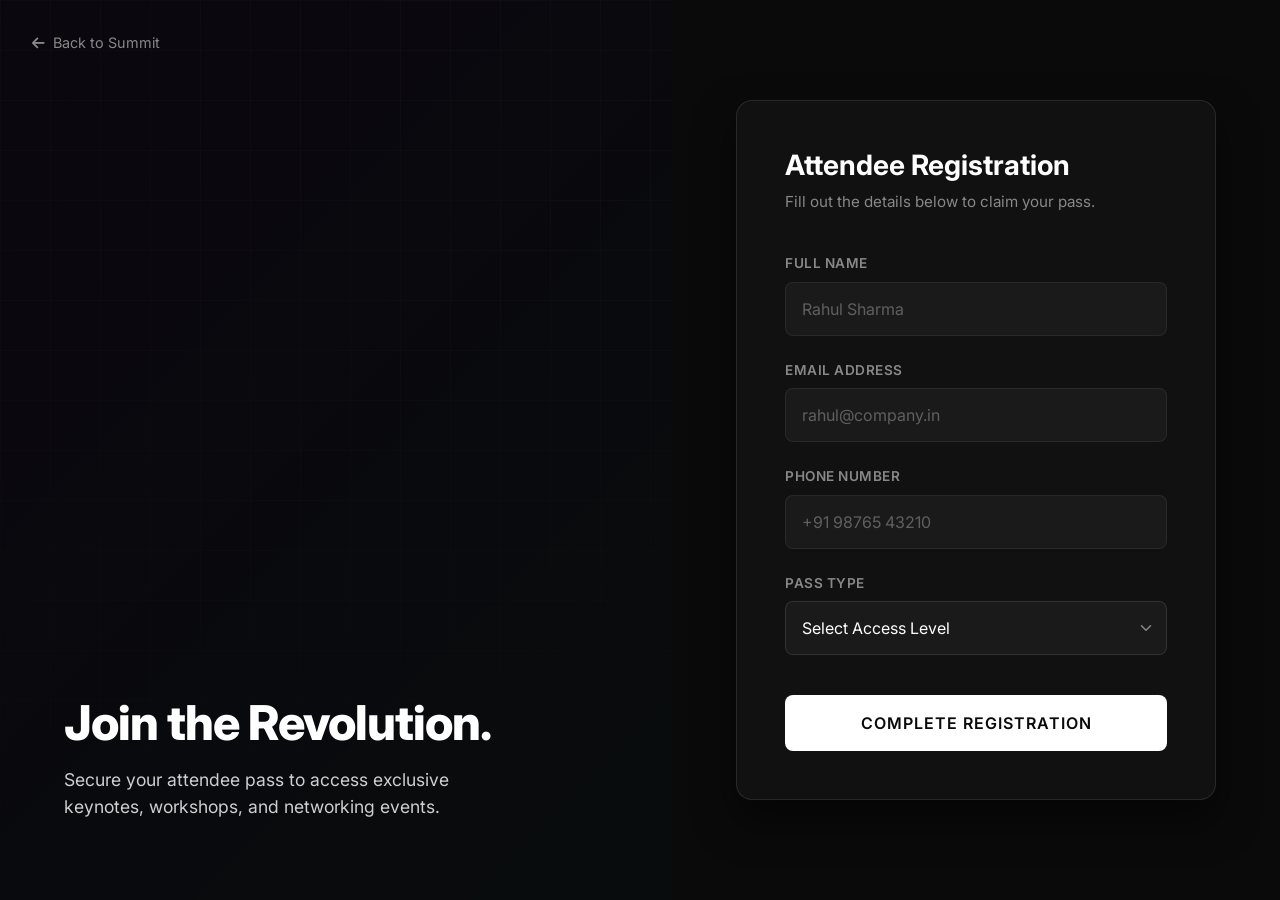
<file: OnlineEventRegistration/templates/register.html>
<!DOCTYPE html>
<html lang="en">
<head>
    <meta charset="UTF-8">
    <meta name="viewport" content="width=device-width, initial-scale=1.0">
    <title>Register | Tech Innovators Summit 2026</title>
    <link href="https://cdn.jsdelivr.net/npm/bootstrap@5.3.2/dist/css/bootstrap.min.css" rel="stylesheet">
    <link href="https://cdnjs.cloudflare.com/ajax/libs/font-awesome/6.4.0/css/all.min.css" rel="stylesheet">
    <link href="https://fonts.googleapis.com/css2?family=Inter:wght@300;400;500;600;700&family=JetBrains+Mono:wght@400;700&display=swap" rel="stylesheet">
    <style>
        :root {
            --bg-dark: #0a0a0a;
            --bg-panel: #111111;
            --bg-input: #1a1a1a;
            --accent-primary: #00f0ff;
            --accent-secondary: #7000ff;
            --text-primary: #ffffff;
            --text-muted: #888888;
            --border-color: rgba(255,255,255,0.1);
        }

        body {
            background-color: var(--bg-dark);
            color: var(--text-primary);
            font-family: 'Inter', sans-serif;
            min-height: 100vh;
            display: flex;
            overflow-x: hidden;
            position: relative;
        }

        /* Abstract Grid Background */
        body::before {
            content: '';
            position: absolute;
            top: 0; left: 0; width: 100%; height: 100%;
            background-image: 
                linear-gradient(rgba(255, 255, 255, 0.02) 1px, transparent 1px),
                linear-gradient(90deg, rgba(255, 255, 255, 0.02) 1px, transparent 1px);
            background-size: 50px 50px;
            z-index: -2;
        }

        /* Split Screen Layout */
        .split-layout {
            display: flex;
            width: 100%;
            min-height: 100vh;
        }

        .side-visual {
            flex: 1;
            background: linear-gradient(180deg, rgba(10,10,10,0) 0%, rgba(10,10,10,1) 100%),
                        url('https://images.unsplash.com/photo-1540575467063-178a50c2df87?ixlib=rb-4.0.3&auto=format&fit=crop&w=1000&q=80') center/cover no-repeat;
            position: relative;
            display: flex;
            flex-direction: column;
            justify-content: flex-end;
            padding: 4rem;
        }

        .side-visual::after {
            content: '';
            position: absolute;
            top: 0; left: 0; width: 100%; height: 100%;
            background: linear-gradient(135deg, rgba(112,0,255,0.4) 0%, rgba(0,240,255,0.2) 100%);
            mix-blend-mode: overlay;
        }

        .visual-content {
            position: relative;
            z-index: 2;
        }

        .visual-content h2 {
            font-size: 3rem;
            font-weight: 800;
            letter-spacing: -1px;
            margin-bottom: 1rem;
        }

        .visual-content p {
            color: rgba(255,255,255,0.8);
            font-size: 1.1rem;
            max-width: 400px;
        }

        .side-form {
            flex: 1;
            display: flex;
            align-items: center;
            justify-content: center;
            padding: 2rem;
            background: var(--bg-dark);
            position: relative;
        }

        /* Form Container */
        .form-container {
            width: 100%;
            max-width: 480px;
            background: var(--bg-panel);
            border: 1px solid var(--border-color);
            border-radius: 16px;
            padding: 3rem;
            box-shadow: 0 20px 40px rgba(0,0,0,0.5);
            position: relative;
        }

        .form-header {
            margin-bottom: 2.5rem;
        }

        .form-header h3 {
            font-weight: 700;
            font-size: 1.75rem;
            margin-bottom: 0.5rem;
        }

        .form-header p {
            color: var(--text-muted);
            font-size: 0.95rem;
        }

        /* Inputs */
        .form-group {
            margin-bottom: 1.5rem;
        }

        .form-label {
            display: block;
            margin-bottom: 0.5rem;
            color: var(--text-muted);
            font-size: 0.85rem;
            text-transform: uppercase;
            letter-spacing: 0.5px;
            font-weight: 600;
        }

        .form-control, .form-select {
            background-color: var(--bg-input);
            border: 1px solid var(--border-color);
            color: var(--text-primary);
            padding: 0.875rem 1rem;
            border-radius: 8px;
            transition: all 0.3s ease;
        }

        .form-control:focus, .form-select:focus {
            background-color: rgba(255,255,255,0.05);
            border-color: var(--accent-primary);
            box-shadow: 0 0 0 0.25rem rgba(0, 240, 255, 0.15);
            color: var(--text-primary);
        }

        .form-control::placeholder {
            color: rgba(255,255,255,0.3);
        }

        .form-select {
            background-image: url("data:image/svg+xml,%3csvg xmlns='http://www.w3.org/2000/svg' viewBox='0 0 16 16'%3e%3cpath fill='none' stroke='%23888888' stroke-linecap='round' stroke-linejoin='round' stroke-width='2' d='M2 5l6 6 6-6'/%3e%3c/svg%3e");
        }

        /* Buttons */
        .btn-submit {
            width: 100%;
            padding: 1rem;
            background: var(--text-primary);
            color: var(--bg-dark);
            border: none;
            border-radius: 8px;
            font-weight: 600;
            text-transform: uppercase;
            letter-spacing: 1px;
            margin-top: 1rem;
            transition: all 0.3s ease;
        }

        .btn-submit:hover {
            background: var(--accent-primary);
            transform: translateY(-2px);
            box-shadow: 0 10px 20px rgba(0, 240, 255, 0.2);
        }

        .back-nav {
            position: absolute;
            top: 2rem;
            left: 2rem;
            color: var(--text-muted);
            text-decoration: none;
            font-size: 0.9rem;
            display: flex;
            align-items: center;
            gap: 0.5rem;
            transition: color 0.2s ease;
            z-index: 10;
        }

        .back-nav:hover {
            color: var(--text-primary);
        }

        @media (max-width: 992px) {
            .side-visual {
                display: none;
            }
        }
    </style>
</head>
<body>

    <a href="/" class="back-nav"><i class="fas fa-arrow-left"></i> Back to Summit</a>

    <div class="split-layout">
        <!-- Image Side -->
        <div class="side-visual">
            <div class="visual-content">
                <h2>Join the Revolution.</h2>
                <p>Secure your attendee pass to access exclusive keynotes, workshops, and networking events.</p>
            </div>
        </div>

        <!-- Form Side -->
        <div class="side-form">
            <div class="form-container">
                <div class="form-header">
                    <h3>Attendee Registration</h3>
                    <p>Fill out the details below to claim your pass.</p>
                </div>
                
                <form action="/submit" method="post">
                    <div class="form-group">
                        <label class="form-label">Full Name</label>
                        <input type="text" class="form-control" name="name" placeholder="Rahul Sharma" required>
                    </div>

                    <div class="form-group">
                        <label class="form-label">Email Address</label>
                        <input type="email" class="form-control" name="email" placeholder="rahul@company.in" required>
                    </div>

                    <div class="form-group">
                        <label class="form-label">Phone Number</label>
                        <input type="tel" class="form-control" name="phone" placeholder="+91 98765 43210" required>
                    </div>

                    <div class="form-group">
                        <label class="form-label">Pass Type</label>
                        <select class="form-select" name="event" required>
                            <option value="" disabled selected>Select Access Level</option>
                            <option>Developer Pass (Hackathon + Keynotes)</option>
                            <option>Founder Pass (VIP Networking)</option>
                            <option>Virtual Access Pass (Online Only)</option>
                            <option>Student Pass (Workshops + Contests)</option>
                        </select>
                    </div>

                    <button type="submit" class="btn-submit">
                        Complete Registration
                    </button>
                </form>
            </div>
        </div>
    </div>

</body>
</html>
</file>
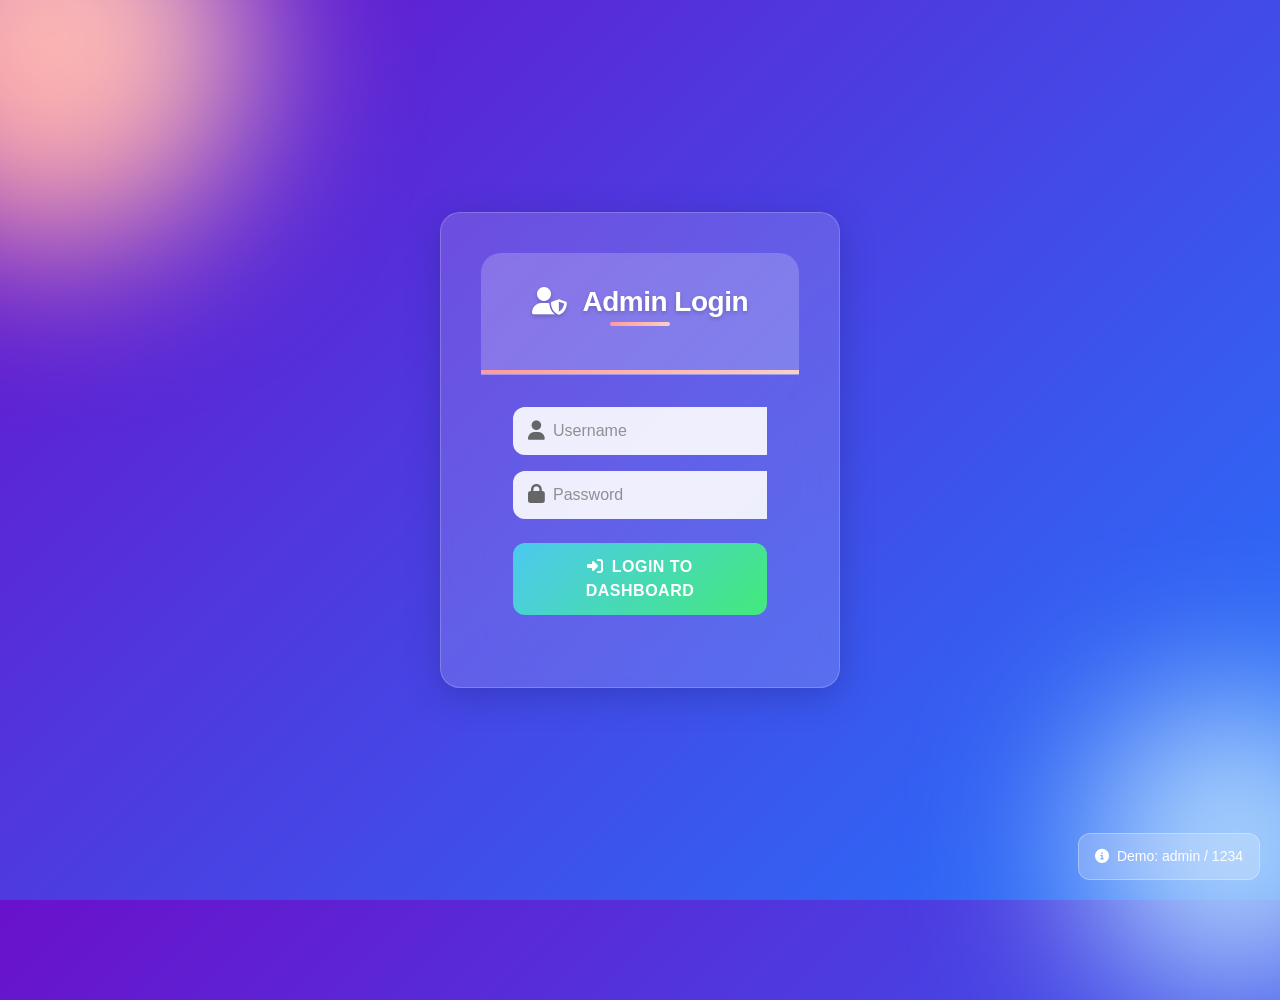
<file: StudentResultSystem/templates/login.html>
<!DOCTYPE html>
<html lang="en">
<head>
    <meta charset="UTF-8">
    <meta name="viewport" content="width=device-width, initial-scale=1.0">
    <title>Admin Login</title>
    <link href="https://cdn.jsdelivr.net/npm/bootstrap@5.3.2/dist/css/bootstrap.min.css" rel="stylesheet">
    <link href="https://cdnjs.cloudflare.com/ajax/libs/font-awesome/6.4.0/css/all.min.css" rel="stylesheet">
    <style>
        /* Enhanced Gradient Background */
        body {
            background: linear-gradient(135deg, #6a11cb 0%, #2575fc 100%);
            min-height: 100vh;
            font-family: 'Segoe UI', Tahoma, Geneva, Verdana, sans-serif;
            position: relative;
            overflow-x: hidden;
            display: flex;
            align-items: center;
            justify-content: center;
        }

        /* Floating decorative elements */
        body::before,
        body::after {
            content: '';
            position: absolute;
            border-radius: 50%;
            background: rgba(255, 255, 255, 0.1);
            filter: blur(80px);
            z-index: -2;
        }

        body::before {
            width: 400px;
            height: 400px;
            top: -150px;
            left: -150px;
            background: linear-gradient(45deg, #ff9a9e, #fad0c4);
            animation: float 6s ease-in-out infinite;
        }

        body::after {
            width: 300px;
            height: 300px;
            bottom: -100px;
            right: -100px;
            background: linear-gradient(45deg, #a1c4fd, #c2e9fb);
            animation: float 8s ease-in-out infinite reverse;
        }

        @keyframes float {
            0%, 100% {
                transform: translateY(0px);
            }
            50% {
                transform: translateY(-20px);
            }
        }

        /* Glassmorphism Card */
        .glass-card {
            background: rgba(255, 255, 255, 0.15);
            backdrop-filter: blur(20px);
            border: 1px solid rgba(255, 255, 255, 0.2);
            border-radius: 20px;
            box-shadow: 0 8px 32px 0 rgba(31, 38, 135, 0.37);
            transition: all 0.4s cubic-bezier(0.175, 0.885, 0.32, 1.275);
            width: 100%;
            max-width: 400px;
            padding: 2.5rem;
            position: relative;
            overflow: hidden;
        }

        .glass-card:hover {
            transform: translateY(-5px);
            box-shadow: 0 12px 40px 0 rgba(31, 38, 135, 0.5);
            border-color: rgba(255, 255, 255, 0.3);
        }

        .glass-card-header {
            background: rgba(255, 255, 255, 0.2);
            border-bottom: 1px solid rgba(255, 255, 255, 0.2);
            padding: 2rem;
            border-radius: 20px 20px 0 0;
            position: relative;
            text-align: center;
        }

        .glass-card-header::after {
            content: '';
            position: absolute;
            bottom: 0;
            left: 0;
            width: 100%;
            height: 4px;
            background: linear-gradient(90deg, #ff9a9e, #fad0c4);
        }

        .glass-card-body {
            padding: 2rem;
        }

        /* Enhanced Typography */
        .glass-card h3 {
            color: white;
            font-weight: 700;
            margin-bottom: 1.5rem;
            text-shadow: 0 2px 4px rgba(0,0,0,0.2);
            letter-spacing: -0.5px;
            position: relative;
            display: inline-block;
        }

        .glass-card h3::after {
            content: '';
            position: absolute;
            bottom: -8px;
            left: 50%;
            transform: translateX(-50%);
            width: 60px;
            height: 4px;
            background: linear-gradient(90deg, #ff9a9e, #fad0c4);
            border-radius: 2px;
        }

        /* Form Enhancements */
        .form-control {
            background: rgba(255, 255, 255, 0.9);
            border: none;
            border-radius: 12px;
            padding: 0.75rem 1rem;
            transition: all 0.3s ease;
            font-size: 1rem;
        }

        .form-control:focus {
            background: white;
            box-shadow: 0 0 0 3px rgba(54, 162, 235, 0.25);
            transform: translateY(-2px);
        }

        .form-control::placeholder {
            color: #666;
            opacity: 0.7;
        }

        .input-group {
            position: relative;
            margin-bottom: 1.5rem;
        }

        .input-group .form-control {
            padding-left: 2.5rem;
        }

        .input-group i {
            position: absolute;
            left: 1rem;
            top: 50%;
            transform: translateY(-50%);
            color: #666;
            font-size: 1.2rem;
            pointer-events: none;
            transition: 0.3s;
        }

        .form-control:focus + i,
        .form-control:not(:placeholder-shown) + i {
            color: #4cc9f0;
            transform: translateY(-50%) scale(1.2);
        }

        .btn-primary {
            background: linear-gradient(135deg, #4cc9f0, #43e97b);
            border: none;
            border-radius: 12px;
            padding: 0.75rem 2rem;
            font-weight: 600;
            transition: all 0.3s ease;
            text-transform: uppercase;
            letter-spacing: 0.5px;
            font-size: 1rem;
            width: 100%;
            position: relative;
            overflow: hidden;
        }

        .btn-primary:hover {
            transform: translateY(-3px);
            box-shadow: 0 6px 15px 0 rgba(76, 201, 240, 0.4);
            background: linear-gradient(135deg, #43e97b, #4cc9f0);
        }

        .btn-primary::before {
            content: '';
            position: absolute;
            top: 0;
            left: -100%;
            width: 100%;
            height: 100%;
            background: linear-gradient(90deg, transparent, rgba(255,255,255,0.2), transparent);
            transition: 0.5s;
        }

        .btn-primary:hover::before {
            left: 100%;
        }

        /* Icon enhancements */
        .btn-primary i {
            transition: transform 0.3s ease;
        }

        .btn-primary:hover i {
            transform: scale(1.2) rotate(10deg);
        }

        /* Responsive adjustments */
        @media (max-width: 480px) {
            .glass-card {
                padding: 1.5rem;
                margin: 1rem;
            }

            .glass-card-header,
            .glass-card-body {
                padding: 1.5rem;
            }

            .glass-card h3 {
                font-size: 1.5rem;
            }
        }

        /* Animation for elements */
        @keyframes fadeInUp {
            from {
                opacity: 0;
                transform: translateY(30px);
            }
            to {
                opacity: 1;
                transform: translateY(0);
            }
        }

        .glass-card {
            animation: fadeInUp 0.8s ease-out forwards;
        }

        /* Staggered animations for form elements */
        .form-control {
            animation: fadeInUp 0.6s ease-out forwards;
        }

        .form-control:nth-child(2) {
            animation-delay: 0.1s;
        }

        .btn-primary {
            animation-delay: 0.2s;
        }

        /* Floating button for demo account info */
        .demo-info {
            position: fixed;
            bottom: 20px;
            right: 20px;
            background: rgba(255, 255, 255, 0.2);
            backdrop-filter: blur(10px);
            border: 1px solid rgba(255, 255, 255, 0.3);
            border-radius: 12px;
            padding: 0.75rem 1rem;
            font-size: 0.875rem;
            color: white;
            z-index: 1000;
            animation: pulse 2s ease-in-out infinite;
        }

        @keyframes pulse {
            0% {
                opacity: 0.7;
            }
            50% {
                opacity: 1;
            }
            100% {
                opacity: 0.7;
            }
        }

        .demo-info:hover {
            opacity: 0.9;
            transform: scale(1.05);
        }
    </style>
</head>
<body>
    <!-- Demo Info Badge -->
    <div class="demo-info">
        <i class="fas fa-info-circle me-2"></i>Demo: admin / 1234
    </div>

    <div class="glass-card">
        <div class="glass-card-header">
            <h3><i class="fas fa-user-shield me-3"></i>Admin Login</h3>
        </div>
        <div class="glass-card-body">
            <form action="/login" method="post">
                <div class="input-group mb-3">
                    <input type="text" class="form-control" name="username" placeholder="Username" required>
                    <i class="fas fa-user"></i>
                </div>
                <div class="input-group mb-4">
                    <input type="password" class="form-control" name="password" placeholder="Password" required>
                    <i class="fas fa-lock"></i>
                </div>
                <button type="submit" class="btn btn-primary">
                    <i class="fas fa-sign-in-alt me-2"></i>Login to Dashboard
                </button>
            </form>
        </div>
    </div>
</body>
</html>
</file>
<file: style/styles.css>
/* Estilos básicos - Go Live Server */
body {
    font-family: 'Segoe UI', Tahoma, Geneva, Verdana, sans-serif;
    margin: 0;
    padding: 20px;
    line-height: 1.6;
    background-color: #f5f5f5;
}

h1 {
    color: #333;
    border-bottom: 2px solid #007acc;
    padding-bottom: 10px;
}
</file>
